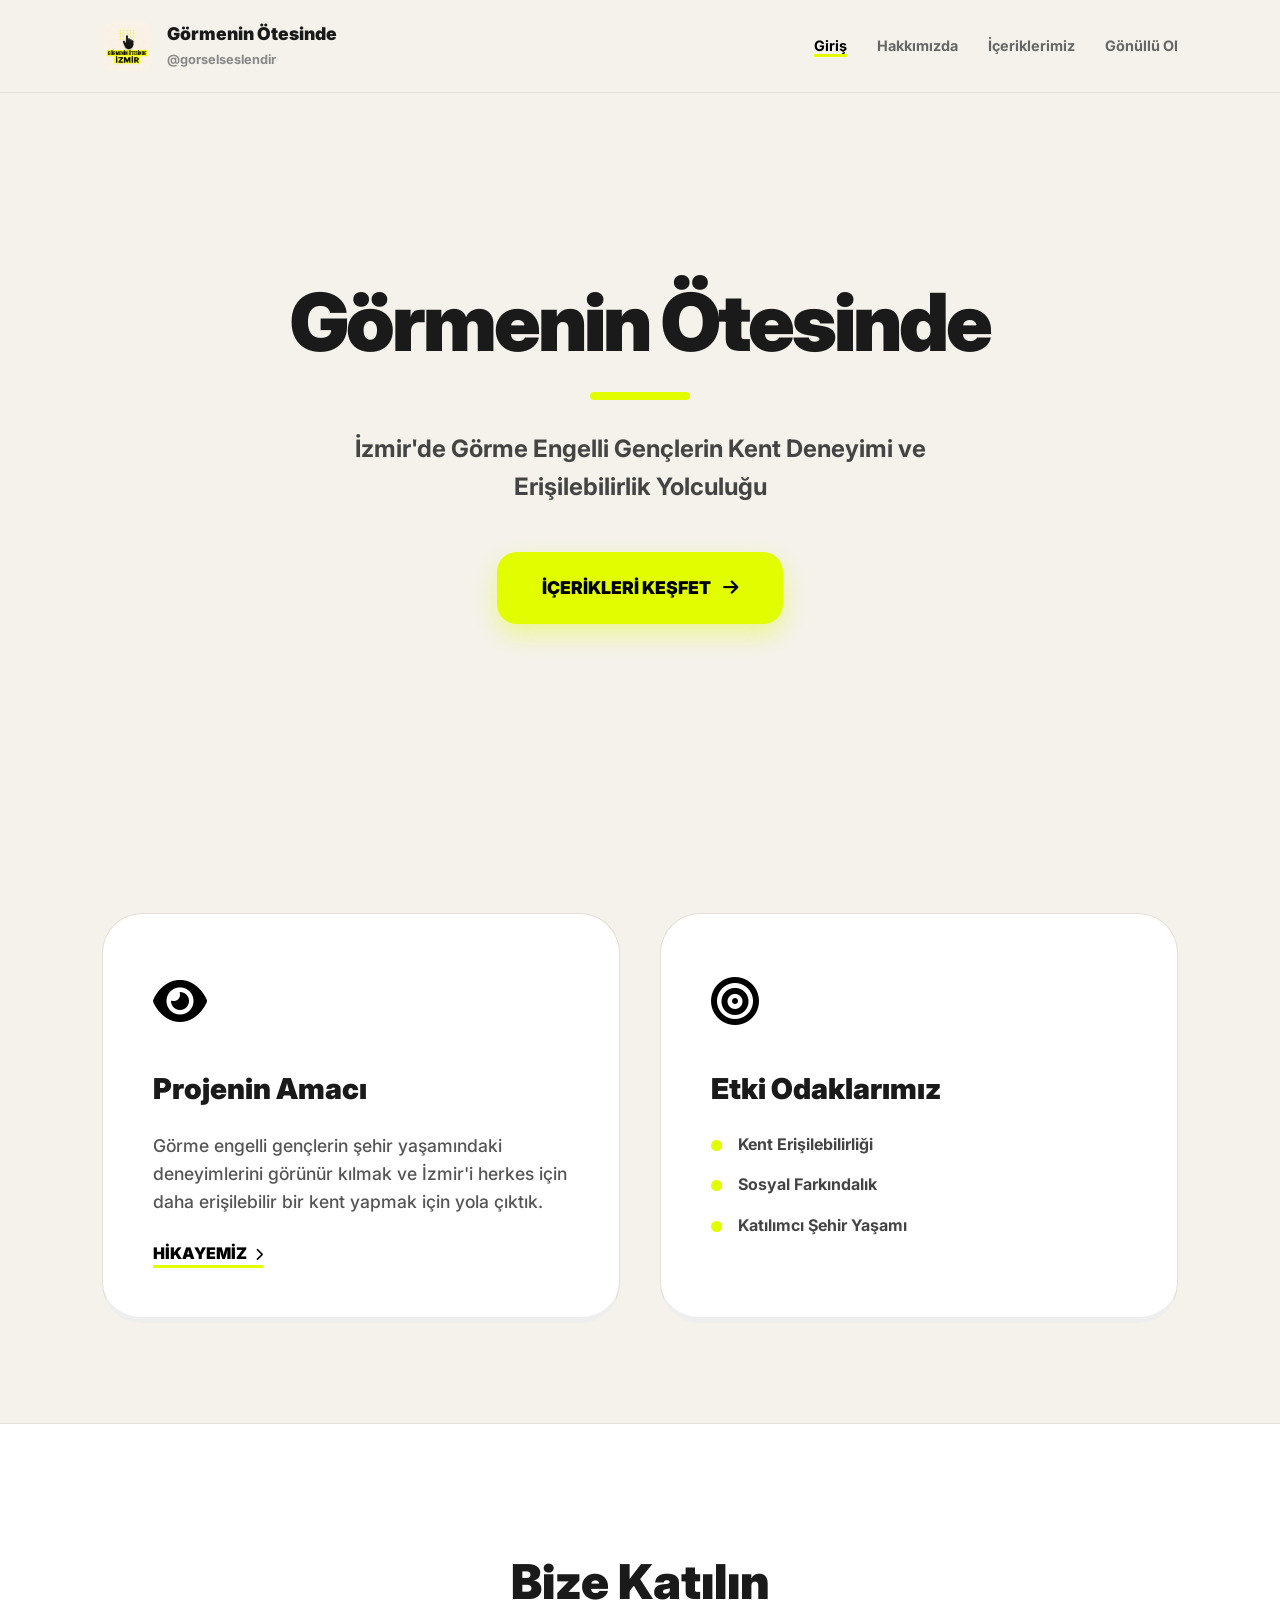
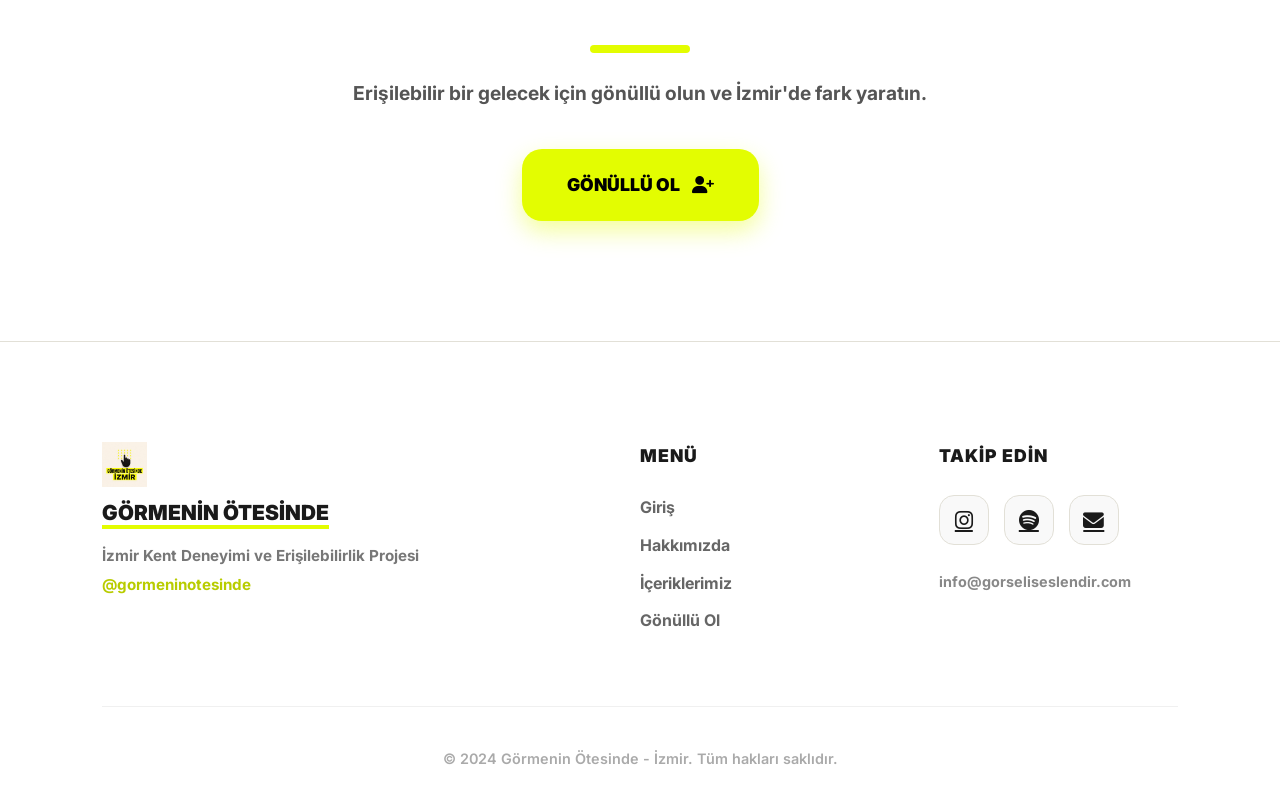
<file: index.html>
<!DOCTYPE html>
<html lang="tr">
<head>
    <meta charset="UTF-8">
    <meta name="viewport" content="width=device-width, initial-scale=1.0">
    <title>Görmenin Ötesinde | Giriş</title>
    <link rel="stylesheet" href="https://cdnjs.cloudflare.com/ajax/libs/font-awesome/6.4.0/css/all.min.css">
    <link href="https://fonts.googleapis.com/css2?family=Inter:wght@400;700;800;900&display=swap" rel="stylesheet">
    <style>
        :root {
            --bg-color: #f4f2eb;      
            --text-color: #1a1a1a;    
            --accent-color: #e3fd01;  
            --accent-dark: #b8cc00;
            --border-color: #e2e0d7;  
            --card-bg: #ffffff;       
        }

        * { margin: 0; padding: 0; box-sizing: border-box; font-family: 'Inter', sans-serif; }
        body { background-color: var(--bg-color); color: var(--text-color); line-height: 1.6; overflow-x: hidden; }

        /* HEADER & NAVBAR */
        header {
            display: flex; justify-content: space-between; align-items: center;
            padding: 20px 8%; background: var(--bg-color);
            border-bottom: 1px solid var(--border-color);
            position: sticky; top: 0; z-index: 1000;
        }
        
        .logo-area { display: flex; align-items: center; gap: 15px; text-decoration: none; }
        .logo-area img { height: 50px; width: auto; border-radius: 10px; }
        .logo-text h1 { font-size: 1.1rem; font-weight: 900; color: #1a1a1a; margin-bottom: -2px; }
        .logo-text span { font-size: 0.8rem; color: #888; font-weight: 700; }

        nav ul { display: flex; list-style: none; gap: 30px; }
        nav a { text-decoration: none; color: #666; font-weight: 700; font-size: 0.9rem; transition: 0.3s; }
        nav a:hover, nav a.active { color: #000; border-bottom: 3px solid var(--accent-color); }

        /* HERO SECTION */
        .hero {
            height: 80vh; display: flex; flex-direction: column;
            justify-content: center; align-items: center; text-align: center;
            padding: 0 20px;
        }
        .hero h2 { font-size: 5rem; font-weight: 900; color: #1a1a1a; line-height: 1; letter-spacing: -3px; }
        .hero-line { width: 100px; height: 8px; background: var(--accent-color); margin: 30px 0; border-radius: 10px; }
        .hero p { font-size: 1.5rem; color: #444; max-width: 650px; margin-bottom: 45px; font-weight: 700; }

        /* BUTONLAR */
        .btn-neon {
            background: var(--accent-color); color: #000;
            padding: 22px 45px; border-radius: 20px;
            text-decoration: none; font-weight: 900; font-size: 1.1rem;
            transition: 0.4s; display: inline-flex; align-items: center; gap: 12px;
            box-shadow: 0 10px 25px rgba(227, 253, 1, 0.4);
        }
        .btn-neon:hover { transform: translateY(-5px); background: var(--accent-dark); box-shadow: 0 15px 35px rgba(227, 253, 1, 0.5); }

        /* KARTLAR */
        .info-section {
            display: grid; grid-template-columns: repeat(auto-fit, minmax(320px, 1fr));
            gap: 40px; padding: 100px 8%;
        }
        .card {
            background: var(--card-bg); padding: 50px; border-radius: 40px;
            border: 1px solid var(--border-color); transition: 0.4s;
            border-bottom: 6px solid #eee;
        }
        .card:hover { transform: translateY(-10px); border-bottom-color: var(--accent-color); box-shadow: 0 25px 50px rgba(0,0,0,0.05); }
        .card .icon { font-size: 3rem; color: #000; margin-bottom: 25px; }
        .card h3 { font-size: 1.8rem; margin-bottom: 20px; color: #1a1a1a; font-weight: 900; }
        .card p { color: #555; font-size: 1.1rem; margin-bottom: 25px; font-weight: 500; }

        /* JOIN US */
        .join-us {
            text-align: center; padding: 120px 20px; background: #fff;
            border-top: 1px solid var(--border-color);
        }
        .join-us h2 { font-size: 3rem; color: #1a1a1a; font-weight: 900; }

        /* FOOTER */
        footer { padding: 100px 8% 40px; background: #fff; border-top: 1px solid var(--border-color); }
        .footer-grid { display: grid; grid-template-columns: 2fr 1fr 1fr; gap: 60px; margin-bottom: 60px; }
        
        .footer-logo img { height: 45px; width: auto; margin-bottom: 15px; display: block;}
        .footer-logo h2 { font-size: 1.3rem; font-weight: 900; line-height: 1.1; color: #1a1a1a; display: block; border-bottom: 4px solid var(--accent-color); width: fit-content; }
        .footer-logo p { color: #777; font-weight: 700; margin-top: 15px; font-size: 0.95rem; }
        
        .footer-links h4, .footer-social h4 { margin-bottom: 25px; font-weight: 900; font-size: 1.1rem; text-transform: uppercase; letter-spacing: 1px; }
        .footer-links ul { list-style: none; }
        .footer-links a { text-decoration: none; color: #666; font-size: 1rem; display: block; margin-bottom: 12px; transition: 0.3s; font-weight: 700; }
        .footer-links a:hover { color: #000; padding-left: 5px; }
        
        .social-icons { display: flex; gap: 15px; }
        .social-icons a { 
            width: 50px; height: 50px; background: #f9f9f9; border: 1px solid var(--border-color); border-radius: 15px; 
            display: flex; align-items: center; justify-content: center; color: #1a1a1a; transition: 0.4s; font-size: 1.3rem;
        }
        .social-icons a:hover { background: var(--accent-color); border-color: var(--accent-color); transform: scale(1.1) rotate(5deg); }

        .copyright { text-align: center; padding-top: 40px; border-top: 1px solid #f0f0f0; color: #aaa; font-size: 0.9rem; font-weight: 600; }

        /* MOBİL UYUMLULUK */
        @media (max-width: 768px) {
            header { padding: 15px 5%; flex-direction: column; gap: 15px; }
            nav ul { gap: 15px; flex-wrap: wrap; justify-content: center; }
            .hero h2 { font-size: 2.8rem; letter-spacing: -1px; }
            .hero p { font-size: 1.1rem; }
            .info-section { padding: 60px 5%; }
            .card { padding: 35px 25px; }
            .join-us h2 { font-size: 2.2rem; }
            .footer-grid { grid-template-columns: 1fr; text-align: center; gap: 40px; }
            .footer-logo h2, .social-icons { margin-left: auto; margin-right: auto; justify-content: center; }
            .footer-logo img { margin: 0 auto 10px; }
        }
    </style>
</head>
<body>

    <header>
        <a href="index.html" class="logo-area">
            <img src="logo.png" alt="Görmenin Ötesinde Logo">
            <div class="logo-text">
                <h1>Görmenin Ötesinde</h1>
                <span>@gorselseslendir</span>
            </div>
        </a>
        <nav>
            <ul>
                <li><a href="index.html" class="active">Giriş</a></li>
                <li><a href="hakkimizda.html">Hakkımızda</a></li>
                <li><a href="iceriklerimiz.html">İçeriklerimiz</a></li>
                <li><a href="iletisim.html">Gönüllü Ol</a></li>
            </ul>
        </nav>
    </header>

    <main>
        <section class="hero">
            <h2>Görmenin Ötesinde</h2>
            <div class="hero-line"></div>
            <p>İzmir'de Görme Engelli Gençlerin Kent Deneyimi ve Erişilebilirlik Yolculuğu</p>
            <a href="iceriklerimiz.html" class="btn-neon">
                İÇERİKLERİ KEŞFET <i class="fas fa-arrow-right"></i>
            </a>
        </section>

        <section class="info-section">
            <div class="card">
                <div class="icon"><i class="fas fa-eye"></i></div>
                <h3>Projenin Amacı</h3>
                <p>Görme engelli gençlerin şehir yaşamındaki deneyimlerini görünür kılmak ve İzmir'i herkes için daha erişilebilir bir kent yapmak için yola çıktık.</p>
                <a href="hakkimizda.html" style="color:#000; text-decoration:none; font-weight:900; border-bottom: 3px solid var(--accent-color); padding-bottom: 2px;">HİKAYEMİZ <i class="fas fa-chevron-right" style="font-size:0.8rem; margin-left: 5px;"></i></a>
            </div>

            <div class="card">
                <div class="icon"><i class="fas fa-bullseye"></i></div>
                <h3>Etki Odaklarımız</h3>
                <ul style="list-style:none; color:#444; font-weight: 700;">
                    <li style="margin-bottom:15px;"><i class="fas fa-circle" style="color:var(--accent-color); font-size: 0.7rem; margin-right:12px;"></i> Kent Erişilebilirliği</li>
                    <li style="margin-bottom:15px;"><i class="fas fa-circle" style="color:var(--accent-color); font-size: 0.7rem; margin-right:12px;"></i> Sosyal Farkındalık</li>
                    <li><i class="fas fa-circle" style="color:var(--accent-color); font-size: 0.7rem; margin-right:12px;"></i> Katılımcı Şehir Yaşamı</li>
                </ul>
            </div>
        </section>
    </main>

    <section class="join-us">
        <h2>Bize Katılın</h2>
        <div class="hero-line" style="margin: 25px auto;"></div>
        <p style="margin-bottom: 40px; color: #555; font-size: 1.2rem; font-weight: 700;">Erişilebilir bir gelecek için gönüllü olun ve İzmir'de fark yaratın.</p>
        <a href="iletisim.html" class="btn-neon">
            GÖNÜLLÜ OL <i class="fas fa-user-plus"></i>
        </a>
    </section>

    <footer>
        <div class="footer-grid">
            <div class="footer-logo">
                <img src="logo.png" alt="Görmenin Ötesinde Logo">
                <h2>GÖRMENİN ÖTESİNDE</h2>
                <p>İzmir Kent Deneyimi ve Erişilebilirlik Projesi</p>
                <p style="color: var(--accent-dark); margin-top: 5px; border: none; padding: 0;">@gormeninotesinde</p>
            </div>
            
            <div class="footer-links">
                <h4>Menü</h4>
                <ul>
                    <li><a href="index.html">Giriş</a></li>
                    <li><a href="hakkimizda.html">Hakkımızda</a></li>
                    <li><a href="iceriklerimiz.html">İçeriklerimiz</a></li>
                    <li><a href="iletisim.html">Gönüllü Ol</a></li>
                </ul>
            </div>

            <div class="footer-social">
                <h4>Takip Edin</h4>
                <div class="social-icons">
                    <a href="#"><i class="fab fa-instagram"></i></a>
                    <a href="#"><i class="fab fa-spotify"></i></a>
                    <a href="#"><i class="fas fa-envelope"></i></a>
                </div>
                <p style="margin-top: 25px; font-size: 0.9rem; color: #888; font-weight: 700;">info@gorseliseslendir.com</p>
            </div>
        </div>
        <div class="copyright">
            © 2024 Görmenin Ötesinde - İzmir. Tüm hakları saklıdır.
        </div>
    </footer>

</body>
</html>
</file>
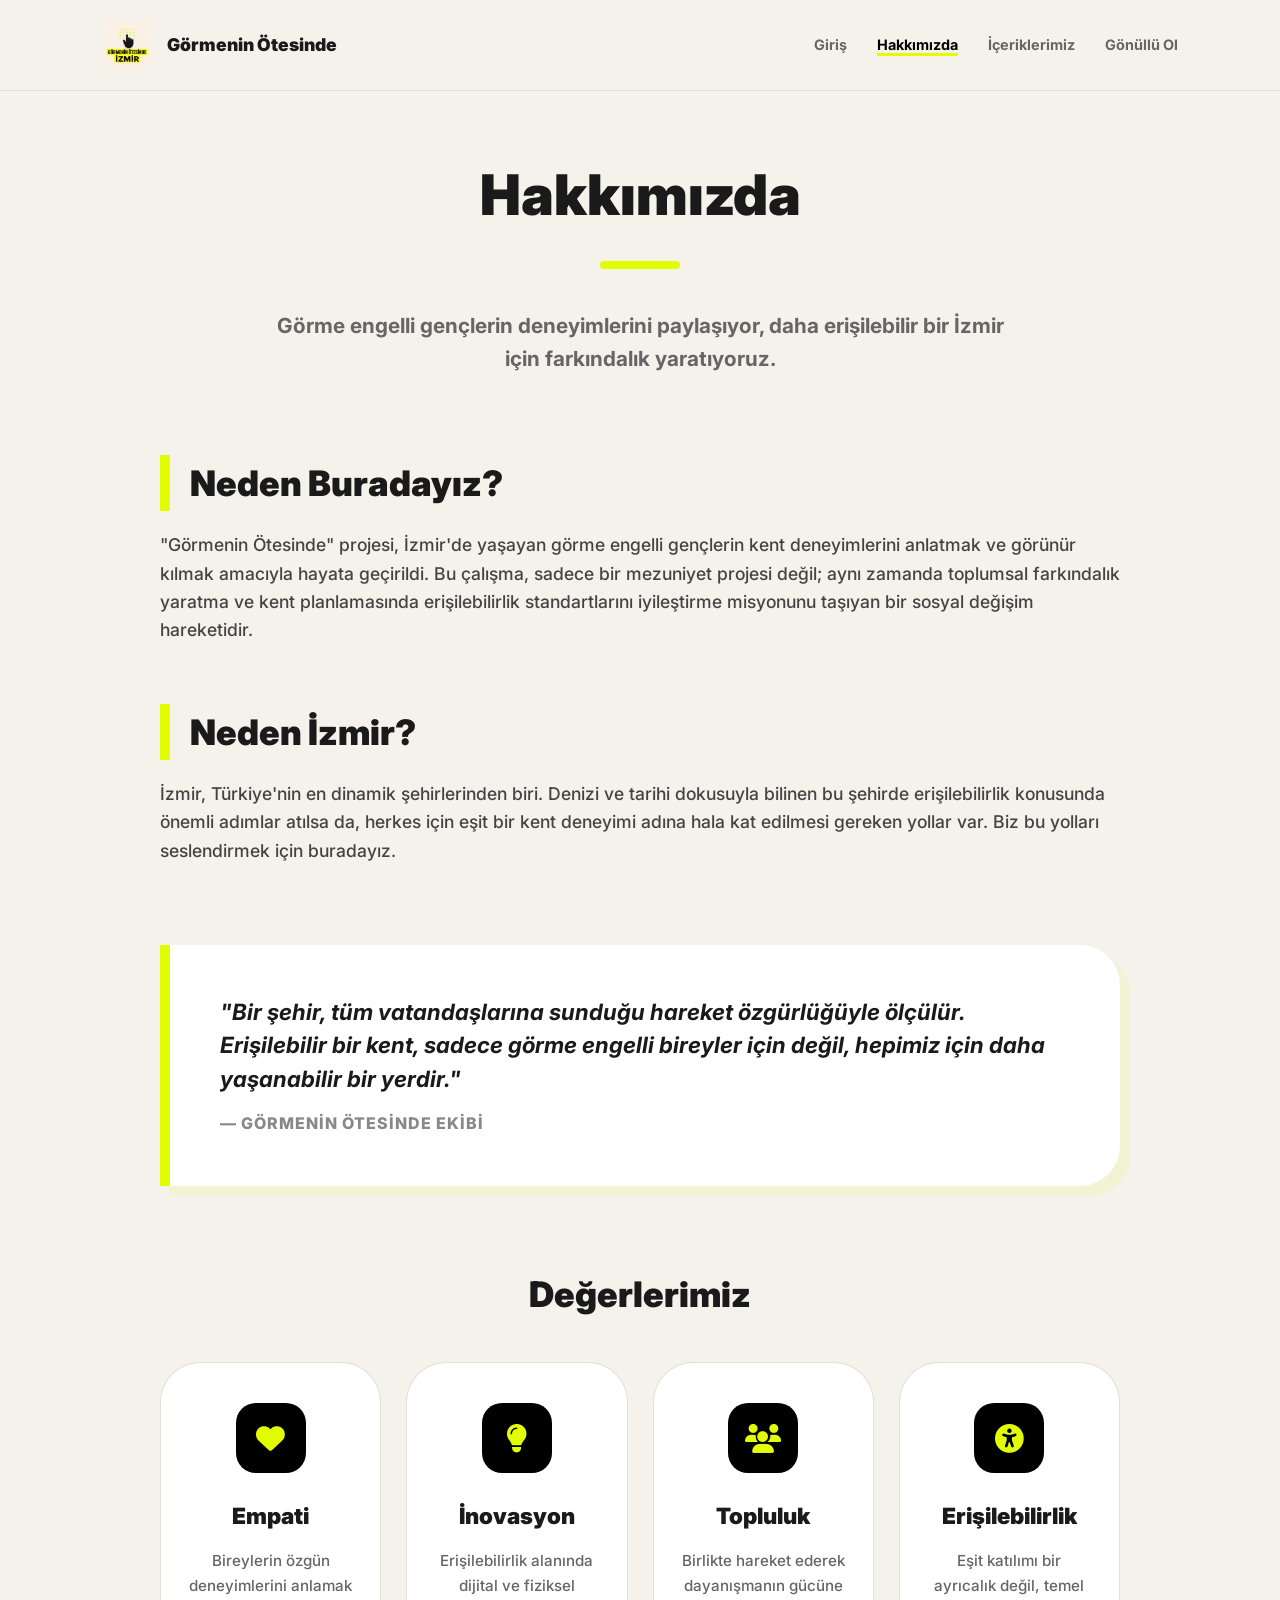
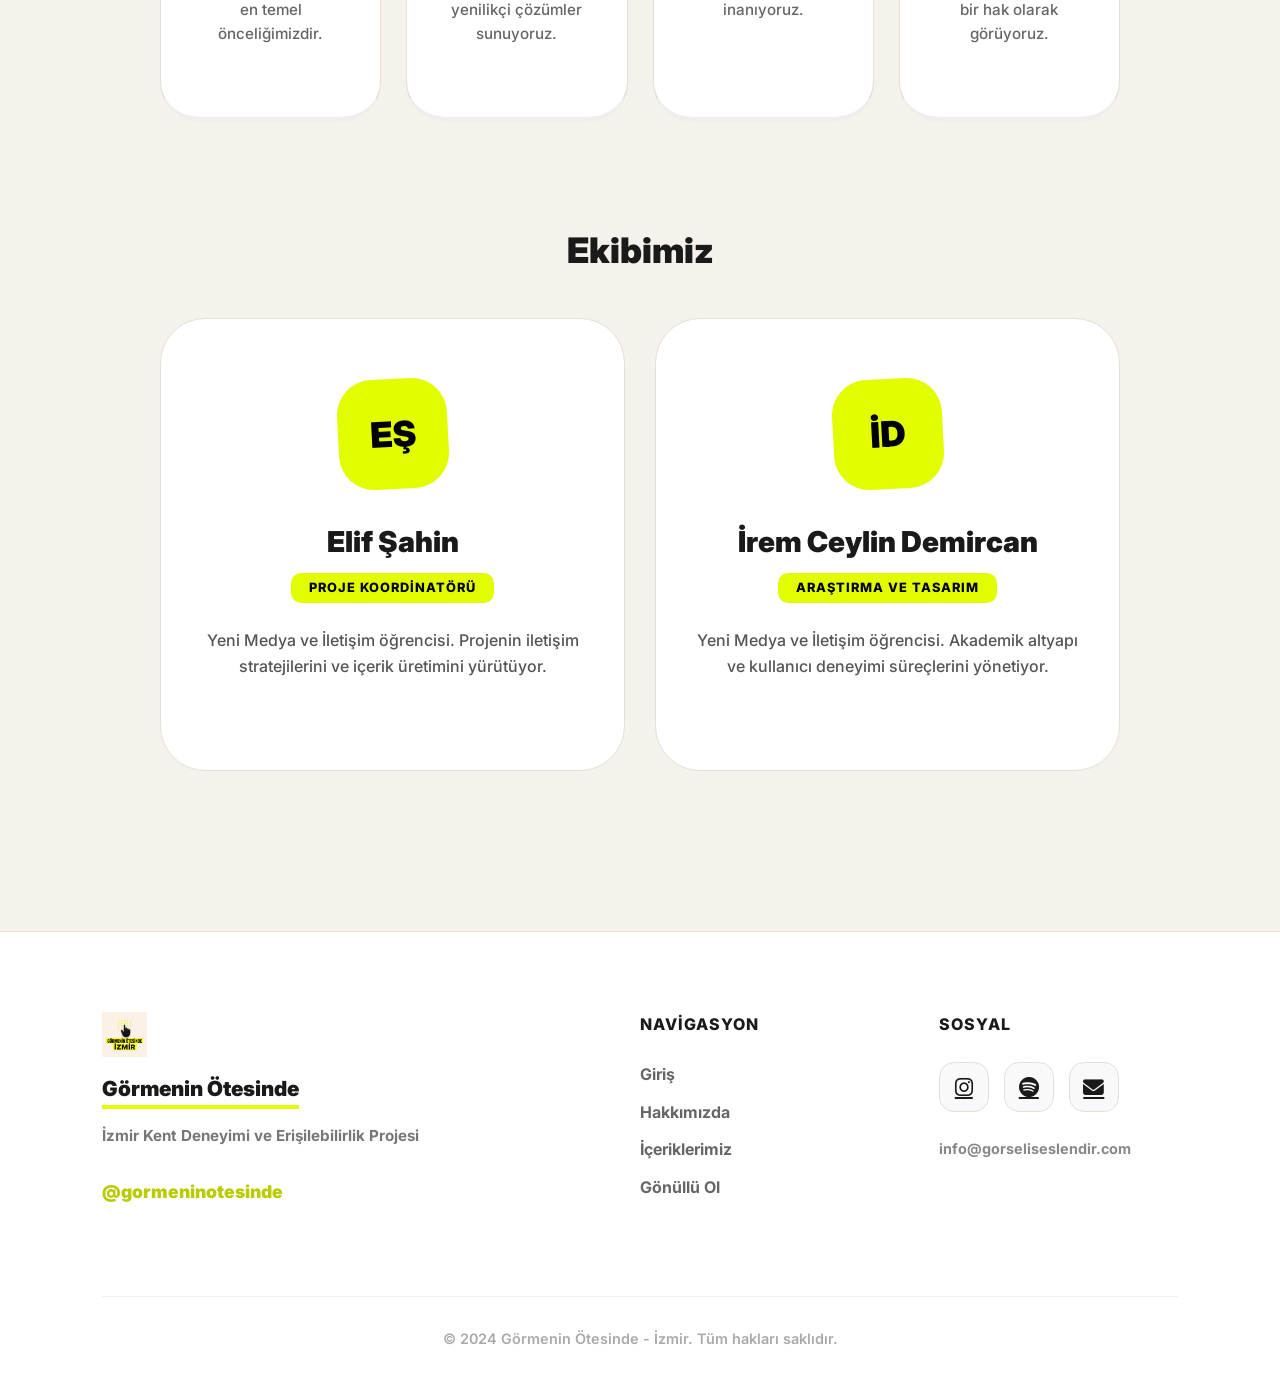
<file: hakkimizda.html>
<!DOCTYPE html>
<html lang="tr">
<head>
    <meta charset="UTF-8">
    <meta name="viewport" content="width=device-width, initial-scale=1.0">
    <title>Hakkımızda | Görmenin Ötesinde</title>
    <link rel="stylesheet" href="https://cdnjs.cloudflare.com/ajax/libs/font-awesome/6.4.0/css/all.min.css">
    <link href="https://fonts.googleapis.com/css2?family=Inter:wght@400;700;800;900&display=swap" rel="stylesheet">
    <style>
        /* NEON RENK PALETİ VE TEMEL AYARLAR */
        :root {
            --bg-color: #f4f2eb;
            --text-color: #1a1a1a;
            --accent-color: #e3fd01; 
            --accent-dark: #b8cc00;
            --border-color: #e2e0d7;
            --card-bg: #ffffff;
        }

        * { margin: 0; padding: 0; box-sizing: border-box; font-family: 'Inter', sans-serif; }
        body { background-color: var(--bg-color); color: var(--text-color); line-height: 1.6; overflow-x: hidden; }

        /* NAVBAR */
        .navbar { 
            display: flex; justify-content: space-between; align-items: center; 
            padding: 20px 8%; background: var(--bg-color); 
            border-bottom: 1px solid var(--border-color); 
            position: sticky; top: 0; z-index: 1000; 
        }
        .logo-group { display: flex; align-items: center; gap: 15px; text-decoration: none; }
        .logo-group img { height: 50px; width: auto; border-radius: 10px; }
        .logo-text { color: #1a1a1a; font-weight: 900; font-size: 1.1rem; }

        .nav-links { display: flex; list-style: none; gap: 30px; }
        .nav-links a { color: #666; text-decoration: none; font-weight: 700; font-size: 0.9rem; transition: 0.3s; }
        .nav-links a:hover, .nav-links a.active { color: #000; border-bottom: 3px solid var(--accent-color); }

        /* GENEL YAPI */
        .container { max-width: 1000px; margin: 0 auto; padding: 60px 20px; }
        h1 { font-size: 3.5rem; font-weight: 900; color: #1a1a1a; margin-bottom: 10px; text-align: center; }
        h2 { font-size: 2.2rem; font-weight: 900; color: #1a1a1a; margin: 60px 0 20px; border-left: 10px solid var(--accent-color); padding-left: 20px; }
        
        .divider { width: 80px; height: 8px; background: var(--accent-color); margin: 20px auto 40px; border-radius: 10px; }
        p { color: #444; margin-bottom: 30px; font-size: 1.1rem; font-weight: 500; }

        /* DEĞERLERİMİZ */
        .values-grid { display: grid; grid-template-columns: repeat(auto-fit, minmax(220px, 1fr)); gap: 25px; margin-top: 40px; }
        .value-card { 
            background: var(--card-bg); border: 1px solid var(--border-color); 
            border-radius: 40px; padding: 40px 25px; text-align: center; transition: 0.4s;
            border-bottom: 5px solid #eee;
        }
        .value-card:hover { transform: translateY(-10px); border-bottom-color: var(--accent-color); box-shadow: 0 15px 30px rgba(0,0,0,0.05); }
        .icon-circle { 
            width: 70px; height: 70px; background: #000; border-radius: 20px; 
            display: flex; align-items: center; justify-content: center; 
            margin: 0 auto 25px; font-size: 1.8rem; color: var(--accent-color); 
        }
        .value-card h3 { color: #1a1a1a; margin-bottom: 15px; font-size: 1.4rem; font-weight: 900; }

        /* ALINTI KUTUSU */
        .quote-box { 
            border-left: 10px solid var(--accent-color); background: #fff; 
            padding: 50px; margin: 80px 0; border-radius: 0 40px 40px 0;
            box-shadow: 10px 10px 0px rgba(227, 253, 1, 0.1);
        }
        .quote-text { font-style: italic; font-size: 1.4rem; color: #1a1a1a; margin-bottom: 15px; line-height: 1.5; font-weight: 700; }
        .quote-author { color: #888; font-weight: 800; font-size: 1rem; text-transform: uppercase; letter-spacing: 1px; }

        /* EKİBİMİZ */
        .team-grid { display: grid; grid-template-columns: repeat(auto-fit, minmax(300px, 1fr)); gap: 30px; margin-top: 40px; }
        .team-card { 
            background: var(--card-bg); border: 1px solid var(--border-color); 
            border-radius: 45px; padding: 60px 35px; text-align: center; transition: 0.4s;
        }
        .team-card:hover { transform: translateY(-10px); border-color: var(--accent-color); box-shadow: 0 20px 40px rgba(0,0,0,0.05); }
        .team-avatar { 
            width: 110px; height: 110px; background: var(--accent-color); border-radius: 35px; 
            display: flex; align-items: center; justify-content: center; 
            margin: 0 auto 30px; font-size: 2.2rem; font-weight: 900; color: #000; 
            transform: rotate(-3deg);
        }
        .team-card h3 { font-size: 1.8rem; margin-bottom: 8px; color: #1a1a1a; font-weight: 900; }
        .team-role { color: #000; background: var(--accent-color); display: inline-block; padding: 5px 18px; border-radius: 10px; font-weight: 800; margin-bottom: 25px; font-size: 0.8rem; text-transform: uppercase; letter-spacing: 1px; }

        /* FOOTER */
        footer { border-top: 1px solid var(--border-color); padding: 80px 8% 40px; background: #fff; margin-top: 100px; }
        .footer-grid { display: grid; grid-template-columns: 2fr 1fr 1fr; gap: 60px; }
        .footer-logo img { height: 45px; width: auto; margin-bottom: 15px; display: block; }
        .footer-logo-text { font-weight: 900; font-size: 1.3rem; color: #1a1a1a; display: block; border-bottom: 4px solid var(--accent-color); width: fit-content; }
        
        .footer-links { list-style: none; }
        .footer-links li a { text-decoration: none; color: #666; font-size: 1rem; font-weight: 700; transition: 0.3s; display: block; margin-bottom: 12px; }
        .footer-links li a:hover { color: #000; padding-left: 5px; }
        
        .social-icons { display: flex; gap: 15px; margin-top: 25px; }
        .social-circle { 
            width: 50px; height: 50px; background: #f9f9f9; border: 1px solid var(--border-color); border-radius: 15px; 
            display: flex; align-items: center; justify-content: center; color: #1a1a1a; transition: 0.4s; font-size: 1.3rem;
        }
        .social-circle:hover { background: var(--accent-color); border-color: var(--accent-color); transform: scale(1.1) rotate(5deg); }
        .copyright { text-align: center; color: #aaa; margin-top: 60px; padding-top: 30px; border-top: 1px solid #f0f0f0; font-size: 0.9rem; font-weight: 600; }

        /* MOBİL UYUMLULUK (RESPONSIVE) */
        @media (max-width: 768px) {
            .navbar { padding: 15px 5%; flex-direction: column; gap: 15px; }
            .nav-links { gap: 15px; flex-wrap: wrap; justify-content: center; }
            .container { padding: 40px 15px; }
            h1 { font-size: 2.5rem; }
            h2 { font-size: 1.8rem; margin: 40px 0 15px; border-left-width: 8px; padding-left: 15px; }
            .divider { margin: 15px auto 30px; }
            p { font-size: 1rem; text-align: left; }
            .values-grid, .team-grid, .footer-grid { grid-template-columns: 1fr; gap: 30px; }
            .quote-box { padding: 30px 20px; margin: 50px 0; border-radius: 0 25px 25px 0; }
            .quote-text { font-size: 1.1rem; }
            footer { padding: 60px 5% 30px; text-align: center; }
            .footer-logo-text, .social-icons { margin-left: auto; margin-right: auto; justify-content: center; }
            .team-card { padding: 40px 20px; }
            .footer-logo img { margin: 0 auto 10px; }
        }
    </style>
</head>
<body>

    <nav class="navbar">
        <a href="index.html" class="logo-group">
            <img src="logo.png" alt="Görmenin Ötesinde Logo">
            <div class="logo-text">Görmenin Ötesinde</div>
        </a>
        <ul class="nav-links">
            <li><a href="index.html">Giriş</a></li>
            <li><a href="hakkimizda.html" class="active">Hakkımızda</a></li>
            <li><a href="iceriklerimiz.html">İçeriklerimiz</a></li>
            <li><a href="iletisim.html">Gönüllü Ol</a></li>
        </ul>
    </nav>

    <div class="container">
        <h1>Hakkımızda</h1>
        <div class="divider"></div>
        <p style="text-align: center; color: #666; max-width: 750px; margin: 0 auto 80px; font-size: 1.3rem; font-weight: 700;">Görme engelli gençlerin deneyimlerini paylaşıyor, daha erişilebilir bir İzmir için farkındalık yaratıyoruz.</p>

        <h2>Neden Buradayız?</h2>
        <p>"Görmenin Ötesinde" projesi, İzmir'de yaşayan görme engelli gençlerin kent deneyimlerini anlatmak ve görünür kılmak amacıyla hayata geçirildi. Bu çalışma, sadece bir mezuniyet projesi değil; aynı zamanda toplumsal farkındalık yaratma ve kent planlamasında erişilebilirlik standartlarını iyileştirme misyonunu taşıyan bir sosyal değişim hareketidir.</p>

        <h2>Neden İzmir?</h2>
        <p>İzmir, Türkiye'nin en dinamik şehirlerinden biri. Denizi ve tarihi dokusuyla bilinen bu şehirde erişilebilirlik konusunda önemli adımlar atılsa da, herkes için eşit bir kent deneyimi adına hala kat edilmesi gereken yollar var. Biz bu yolları seslendirmek için buradayız.</p>

        <div class="quote-box">
            <div class="quote-text">"Bir şehir, tüm vatandaşlarına sunduğu hareket özgürlüğüyle ölçülür. Erişilebilir bir kent, sadece görme engelli bireyler için değil, hepimiz için daha yaşanabilir bir yerdir."</div>
            <div class="quote-author">— Görmenin Ötesinde Ekibi</div>
        </div>

        <h2 style="text-align: center; border: none; padding: 0;">Değerlerimiz</h2>
        <div class="values-grid">
            <div class="value-card">
                <div class="icon-circle"><i class="fas fa-heart"></i></div>
                <h3>Empati</h3>
                <p style="font-size: 0.95rem; color: #666;">Bireylerin özgün deneyimlerini anlamak en temel önceliğimizdir.</p>
            </div>
            <div class="value-card">
                <div class="icon-circle"><i class="fas fa-lightbulb"></i></div>
                <h3>İnovasyon</h3>
                <p style="font-size: 0.95rem; color: #666;">Erişilebilirlik alanında dijital ve fiziksel yenilikçi çözümler sunuyoruz.</p>
            </div>
            <div class="value-card">
                <div class="icon-circle"><i class="fas fa-users"></i></div>
                <h3>Topluluk</h3>
                <p style="font-size: 0.95rem; color: #666;">Birlikte hareket ederek dayanışmanın gücüne inanıyoruz.</p>
            </div>
            <div class="value-card">
                <div class="icon-circle"><i class="fas fa-universal-access"></i></div>
                <h3>Erişilebilirlik</h3>
                <p style="font-size: 0.95rem; color: #666;">Eşit katılımı bir ayrıcalık değil, temel bir hak olarak görüyoruz.</p>
            </div>
        </div>

        <h2 style="text-align: center; border: none; padding: 0; margin-top: 100px;">Ekibimiz</h2>
        <div class="team-grid">
            <div class="team-card">
                <div class="team-avatar">EŞ</div>
                <h3>Elif Şahin</h3>
                <div class="team-role">Proje Koordinatörü</div>
                <p style="font-size: 1rem; color: #555;">Yeni Medya ve İletişim öğrencisi. Projenin iletişim stratejilerini ve içerik üretimini yürütüyor.</p>
            </div>
            <div class="team-card">
                <div class="team-avatar">İD</div>
                <h3>İrem Ceylin Demircan</h3>
                <div class="team-role">Araştırma ve Tasarım</div>
                <p style="font-size: 1rem; color: #555;">Yeni Medya ve İletişim öğrencisi. Akademik altyapı ve kullanıcı deneyimi süreçlerini yönetiyor.</p>
            </div>
        </div>
    </div>

    <footer>
        <div class="footer-grid">
            <div>
                <a href="index.html" class="footer-logo" style="text-decoration: none;">
                    <img src="logo.png" alt="Görmenin Ötesinde Logo">
                    <span class="footer-logo-text">Görmenin Ötesinde</span>
                </a>
                <p style="font-size: 0.95rem; color: #777; margin-top: 15px; font-weight: 700;">İzmir Kent Deneyimi ve Erişilebilirlik Projesi</p>
                <p style="color: var(--accent-dark); font-weight: 900; margin-top: 5px;">@gormeninotesinde</p>
            </div>
            <div>
                <strong style="display: block; margin-bottom: 25px; text-transform: uppercase; letter-spacing: 1px; font-weight: 800;">Navigasyon</strong>
                <ul class="footer-links">
                    <li><a href="index.html">Giriş</a></li>
                    <li><a href="hakkimizda.html">Hakkımızda</a></li>
                    <li><a href="iceriklerimiz.html">İçeriklerimiz</a></li>
                    <li><a href="iletisim.html">Gönüllü Ol</a></li>
                </ul>
            </div>
            <div>
                <strong style="display: block; margin-bottom: 25px; text-transform: uppercase; letter-spacing: 1px; font-weight: 800;">Sosyal</strong>
                <div class="social-icons">
                    <a href="#" class="social-circle"><i class="fab fa-instagram"></i></a>
                    <a href="#" class="social-circle"><i class="fab fa-spotify"></i></a>
                    <a href="#" class="social-circle"><i class="fas fa-envelope"></i></a>
                </div>
                <p style="margin-top: 25px; font-size: 0.9rem; color: #888; font-weight: 700;">info@gorseliseslendir.com</p>
            </div>
        </div>
        <div class="copyright">
            © 2024 Görmenin Ötesinde - İzmir. Tüm hakları saklıdır.
        </div>
    </footer>

</body>
</html>
</file>
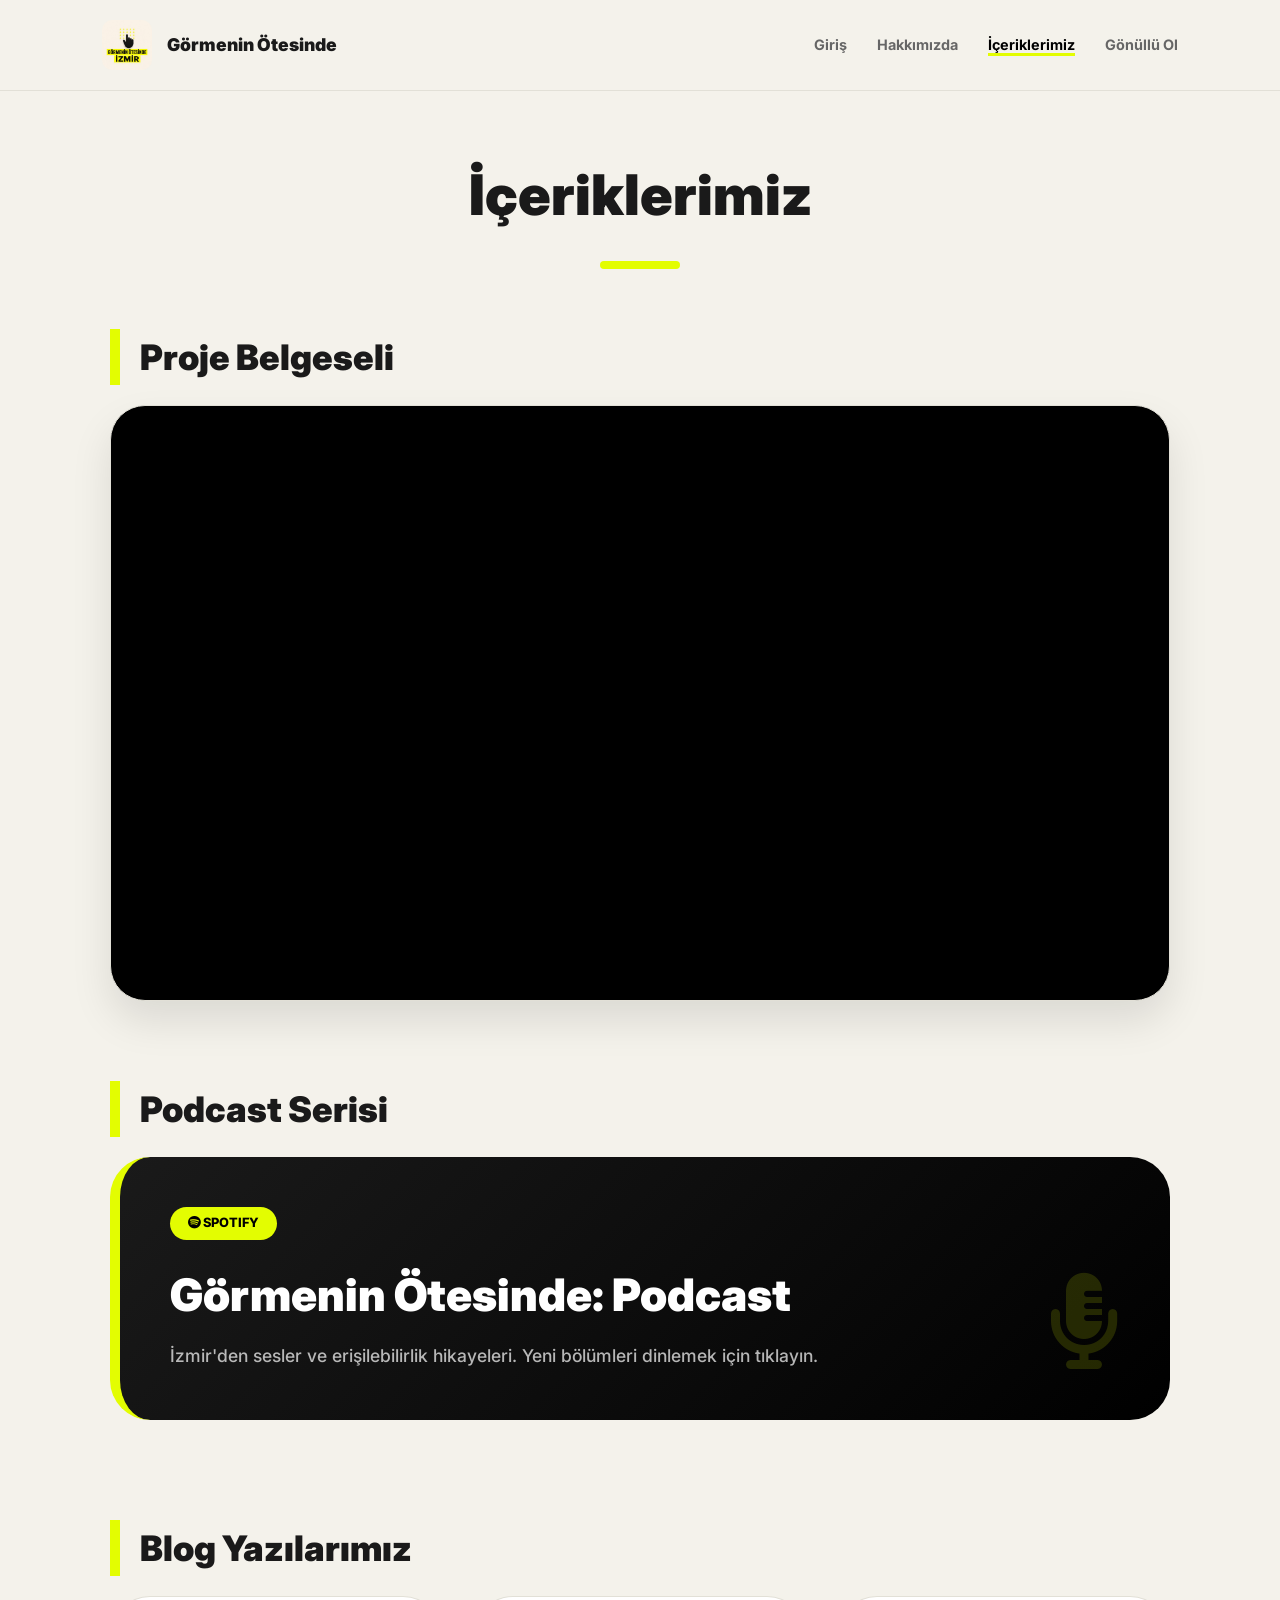
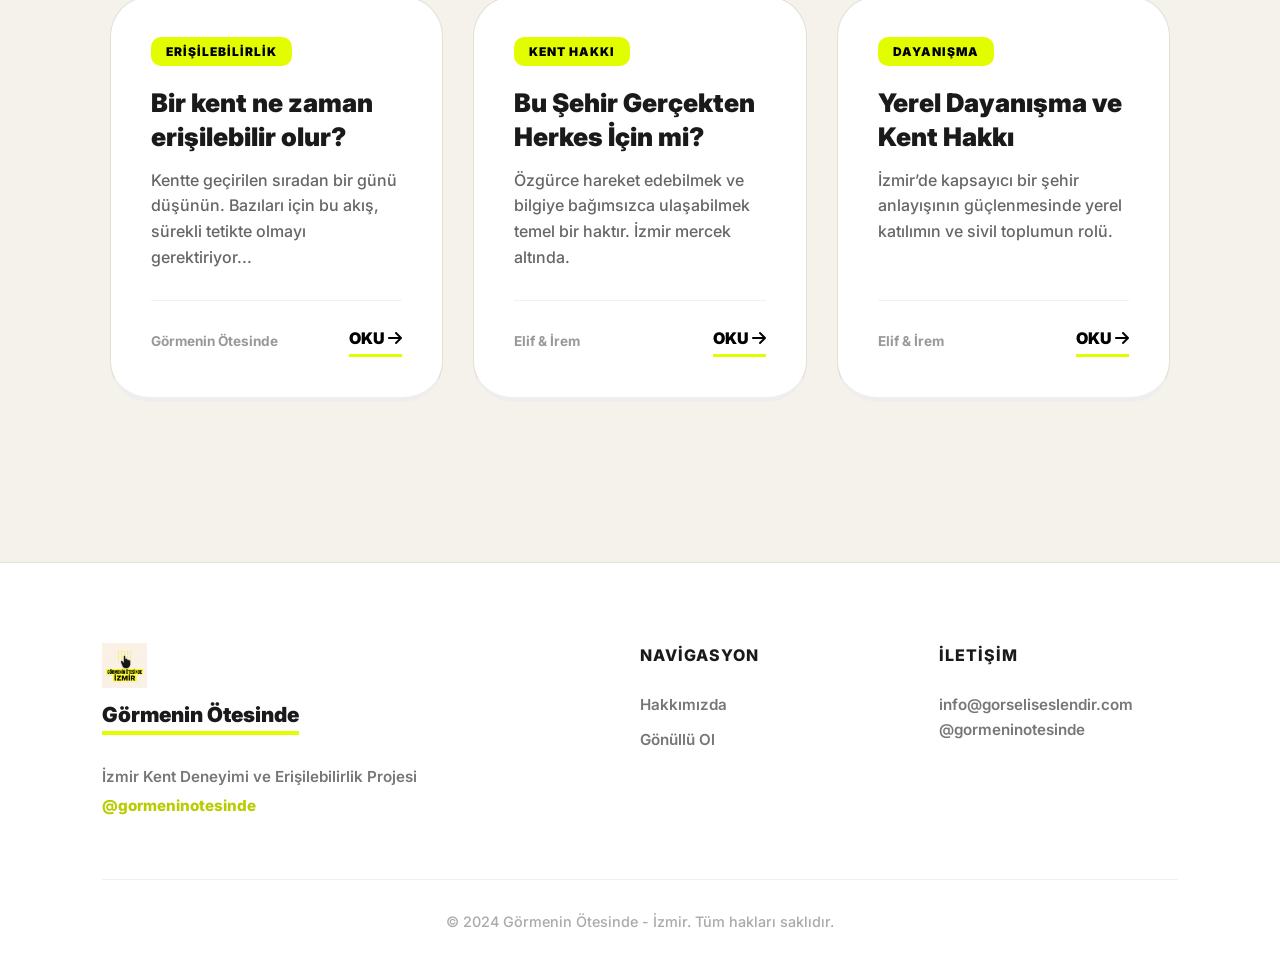
<file: iceriklerimiz.html>
<!DOCTYPE html>
<html lang="tr">
<head>
    <meta charset="UTF-8">
    <meta name="viewport" content="width=device-width, initial-scale=1.0">
    <title>İçeriklerimiz | Görmenin Ötesinde</title>
    <link rel="stylesheet" href="https://cdnjs.cloudflare.com/ajax/libs/font-awesome/6.4.0/css/all.min.css">
    <link href="https://fonts.googleapis.com/css2?family=Inter:wght@400;700;800;900&display=swap" rel="stylesheet">
    <style>
        /* NEON RENK PALETİ VE TEMEL AYARLAR */
        :root {
            --bg-color: #f4f2eb;
            --text-color: #1a1a1a;
            --accent-color: #e3fd01; 
            --accent-dark: #b8cc00;
            --border-color: #e2e0d7;
            --card-bg: #ffffff;
        }

        * { margin: 0; padding: 0; box-sizing: border-box; font-family: 'Inter', sans-serif; }
        body { background-color: var(--bg-color); color: var(--text-color); line-height: 1.6; overflow-x: hidden; }

        /* NAVBAR */
        .navbar { 
            display: flex; justify-content: space-between; align-items: center; 
            padding: 20px 8%; background: var(--bg-color); 
            border-bottom: 1px solid var(--border-color); 
            position: sticky; top: 0; z-index: 1000; 
        }
        
        .logo-group { display: flex; align-items: center; gap: 15px; text-decoration: none; }
        .logo-group img { height: 50px; width: auto; border-radius: 10px; }
        .logo-text { color: #1a1a1a; font-weight: 900; font-size: 1.1rem; }

        .nav-links { display: flex; list-style: none; gap: 30px; }
        .nav-links a { color: #666; text-decoration: none; font-weight: 700; font-size: 0.9rem; transition: 0.3s; }
        .nav-links a:hover, .nav-links a.active { color: #000; border-bottom: 3px solid var(--accent-color); }

        /* KONTEYNER */
        .container { max-width: 1100px; margin: 0 auto; padding: 60px 20px; }
        h1 { font-size: 3.5rem; font-weight: 900; text-align: center; margin-bottom: 10px; color: #1a1a1a; }
        h2 { font-size: 2.2rem; margin: 60px 0 20px; font-weight: 900; color: #1a1a1a; border-left: 10px solid var(--accent-color); padding-left: 20px; }
        .divider { width: 80px; height: 8px; background: var(--accent-color); margin-bottom: 30px; border-radius: 10px; }
        .center-divider { margin: 20px auto 60px; }

        /* YOUTUBE ALANI */
        .video-main {
            width: 100%; aspect-ratio: 16/9; background: #000; 
            border: 1px solid var(--border-color);
            border-radius: 35px; margin-bottom: 80px; overflow: hidden;
            box-shadow: 0 20px 40px rgba(0,0,0,0.1);
        }

        /* SPOTIFY PODCAST KARTI */
        .spotify-card {
            display: block;
            text-decoration: none;
            width: 100%;
            background: linear-gradient(135deg, #1a1a1a 0%, #000000 100%);
            border-left: 10px solid var(--accent-color);
            border-radius: 40px;
            padding: 50px;
            margin-bottom: 100px;
            transition: 0.4s;
            position: relative;
            overflow: hidden;
        }
        .spotify-card:hover {
            transform: translateY(-5px);
            box-shadow: 0 25px 50px rgba(227, 253, 1, 0.2);
        }
        .spotify-content { position: relative; z-index: 2; }
        .spotify-card .tag { background: var(--accent-color); color: #000; padding: 6px 18px; border-radius: 20px; font-size: 0.8rem; font-weight: 800; margin-bottom: 20px; display: inline-block; }
        .spotify-card h3 { font-size: 2.8rem; font-weight: 900; color: #fff; margin-bottom: 10px; }
        .spotify-card p { color: rgba(255,255,255,0.7); font-size: 1.1rem; font-weight: 500; }
        .spotify-icon { position: absolute; right: 50px; bottom: 20px; font-size: 6rem; opacity: 0.15; color: var(--accent-color); }

        /* BLOG KARTLARI */
        .blog-grid { display: grid; grid-template-columns: repeat(auto-fit, minmax(320px, 1fr)); gap: 30px; }
        .blog-card { 
            background: var(--card-bg); border: 1px solid var(--border-color); 
            padding: 40px; border-radius: 40px; display: flex; flex-direction: column; 
            justify-content: space-between; transition: 0.4s; 
            border-bottom: 5px solid #eee;
        }
        .blog-card:hover { border-bottom-color: var(--accent-color); transform: translateY(-10px); box-shadow: 0 15px 30px rgba(0,0,0,0.05); }
        .blog-tag { color: #000; background: var(--accent-color); padding: 5px 15px; border-radius: 10px; font-size: 0.75rem; font-weight: 900; text-transform: uppercase; margin-bottom: 20px; letter-spacing: 1px; display: inline-block; width: fit-content; }
        .blog-card h3 { font-size: 1.6rem; margin-bottom: 15px; color: var(--text-color); font-weight: 900; line-height: 1.3; }
        .blog-card p { color: #666; margin-bottom: 30px; font-size: 1rem; font-weight: 500; }
        
        .blog-footer { border-top: 1px solid #f0f0f0; padding-top: 25px; display: flex; justify-content: space-between; align-items: center; }
        .author { font-size: 0.85rem; color: #999; font-weight: 700; }
        .read-link { color: #000; text-decoration: none; font-weight: 900; transition: 0.3s; border-bottom: 3px solid var(--accent-color); padding-bottom: 2px; }
        .read-link:hover { background: var(--accent-color); }

        /* FOOTER */
        footer { border-top: 1px solid var(--border-color); padding: 80px 8% 40px; background: #fff; margin-top: 100px; }
        .footer-grid { display: grid; grid-template-columns: 2fr 1fr 1fr; gap: 60px; }
        .footer-logo-group { text-decoration: none; display: inline-block; margin-bottom: 15px; }
        .footer-logo-group img { height: 45px; width: auto; margin-bottom: 10px; display: block; }
        .footer-logo-text { font-weight: 900; color: #1a1a1a; font-size: 1.3rem; border-bottom: 4px solid var(--accent-color); }
        footer p { font-size: 0.95rem; color: #777; margin-top: 15px; font-weight: 600; }
        footer strong { display: block; margin-bottom: 25px; text-transform: uppercase; letter-spacing: 1px; font-weight: 800; }
        .copyright { text-align: center; color: #aaa; margin-top: 60px; padding-top: 30px; border-top: 1px solid #f0f0f0; font-size: 0.9rem; font-weight: 500; }

        /* MOBİL UYUMLULUK (RESPONSIVE) */
        @media (max-width: 768px) {
            .navbar { padding: 15px 5%; flex-direction: column; gap: 15px; }
            .nav-links { gap: 15px; flex-wrap: wrap; justify-content: center; }
            .container { padding: 40px 15px; }
            h1 { font-size: 2.5rem; }
            h2 { font-size: 1.8rem; margin: 40px 0 15px; border-left-width: 6px; }
            .spotify-card { padding: 30px 20px; border-radius: 30px; }
            .spotify-card h3 { font-size: 1.8rem; }
            .spotify-icon { font-size: 4rem; right: 20px; bottom: 10px; }
            .blog-grid, .footer-grid { grid-template-columns: 1fr; gap: 40px; }
            .blog-card { padding: 30px 20px; }
            footer { text-align: center; padding: 60px 5% 30px; }
            .footer-logo-group, .footer-logo-text { margin: 0 auto; }
        }
    </style>
</head>
<body>

    <nav class="navbar">
        <a href="index.html" class="logo-group">
            <img src="logo.png" alt="Görmenin Ötesinde Logo">
            <div class="logo-text">Görmenin Ötesinde</div>
        </a>
        <ul class="nav-links">
            <li><a href="index.html">Giriş</a></li>
            <li><a href="hakkimizda.html">Hakkımızda</a></li>
            <li><a href="iceriklerimiz.html" class="active">İçeriklerimiz</a></li>
            <li><a href="iletisim.html">Gönüllü Ol</a></li>
        </ul>
    </nav>

    <div class="container">
        <header>
            <h1>İçeriklerimiz</h1>
            <div class="divider center-divider"></div>
        </header>

        <h2>Proje Belgeseli</h2>
        <div class="video-main">
            <iframe width="100%" height="100%" src="https://www.youtube.com/embed/VOPg_0yJGZo" frameborder="0" allowfullscreen></iframe>
        </div>

        <h2>Podcast Serisi</h2>
        <a href="https://open.spotify.com" target="_blank" class="spotify-card">
            <div class="spotify-content">
                <span class="tag"><i class="fab fa-spotify"></i> SPOTIFY</span>
                <h3>Görmenin Ötesinde: Podcast</h3>
                <p>İzmir'den sesler ve erişilebilirlik hikayeleri. Yeni bölümleri dinlemek için tıklayın.</p>
            </div>
            <div class="spotify-icon"><i class="fas fa-microphone-alt"></i></div>
        </a>

        <h2>Blog Yazılarımız</h2>
        <div class="blog-grid">
            <div class="blog-card">
                <div>
                    <span class="blog-tag">Erişilebilirlik</span>
                    <h3>Bir kent ne zaman erişilebilir olur?</h3>
                    <p>Kentte geçirilen sıradan bir günü düşünün. Bazıları için bu akış, sürekli tetikte olmayı gerektiriyor...</p>
                </div>
                <div class="blog-footer">
                    <span class="author">Görmenin Ötesinde</span>
                    <a href="yazi1.html" class="read-link">OKU <i class="fas fa-arrow-right"></i></a>
                </div>
            </div>
            <div class="blog-card">
                <div>
                    <span class="blog-tag">Kent Hakkı</span>
                    <h3>Bu Şehir Gerçekten Herkes İçin mi?</h3>
                    <p>Özgürce hareket edebilmek ve bilgiye bağımsızca ulaşabilmek temel bir haktır. İzmir mercek altında.</p>
                </div>
                <div class="blog-footer">
                    <span class="author">Elif & İrem</span>
                    <a href="yazi2.html" class="read-link">OKU <i class="fas fa-arrow-right"></i></a>
                </div>
            </div>
            <div class="blog-card">
                <div>
                    <span class="blog-tag">Dayanışma</span>
                    <h3>Yerel Dayanışma ve Kent Hakkı</h3>
                    <p>İzmir’de kapsayıcı bir şehir anlayışının güçlenmesinde yerel katılımın ve sivil toplumun rolü.</p>
                </div>
                <div class="blog-footer">
                    <span class="author">Elif & İrem</span>
                    <a href="yazi3.html" class="read-link">OKU <i class="fas fa-arrow-right"></i></a>
                </div>
            </div>
        </div>
    </div>

    <footer>
        <div class="footer-grid">
            <div>
                <a href="index.html" class="footer-logo-group">
                    <img src="logo.png" alt="Görmenin Ötesinde Logo">
                    <div class="footer-logo-text">Görmenin Ötesinde</div>
                </a>
                <p>İzmir Kent Deneyimi ve Erişilebilirlik Projesi</p>
                <p style="color: var(--accent-dark); font-weight: 800; margin-top: 5px;">@gormeninotesinde</p>
            </div>
            <div>
                <strong>Navigasyon</strong>
                <p>
                    <a href="hakkimizda.html" style="text-decoration:none; color:inherit; display:block; margin-bottom:10px;">Hakkımızda</a>
                    <a href="iletisim.html" style="text-decoration:none; color:inherit;">Gönüllü Ol</a>
                </p>
            </div>
            <div>
                <strong>İletişim</strong>
                <p>info@gorseliseslendir.com<br>@gormeninotesinde</p>
            </div>
        </div>
        <div class="copyright">
            © 2024 Görmenin Ötesinde - İzmir. Tüm hakları saklıdır.
        </div>
    </footer>

</body>
</html>
</file>
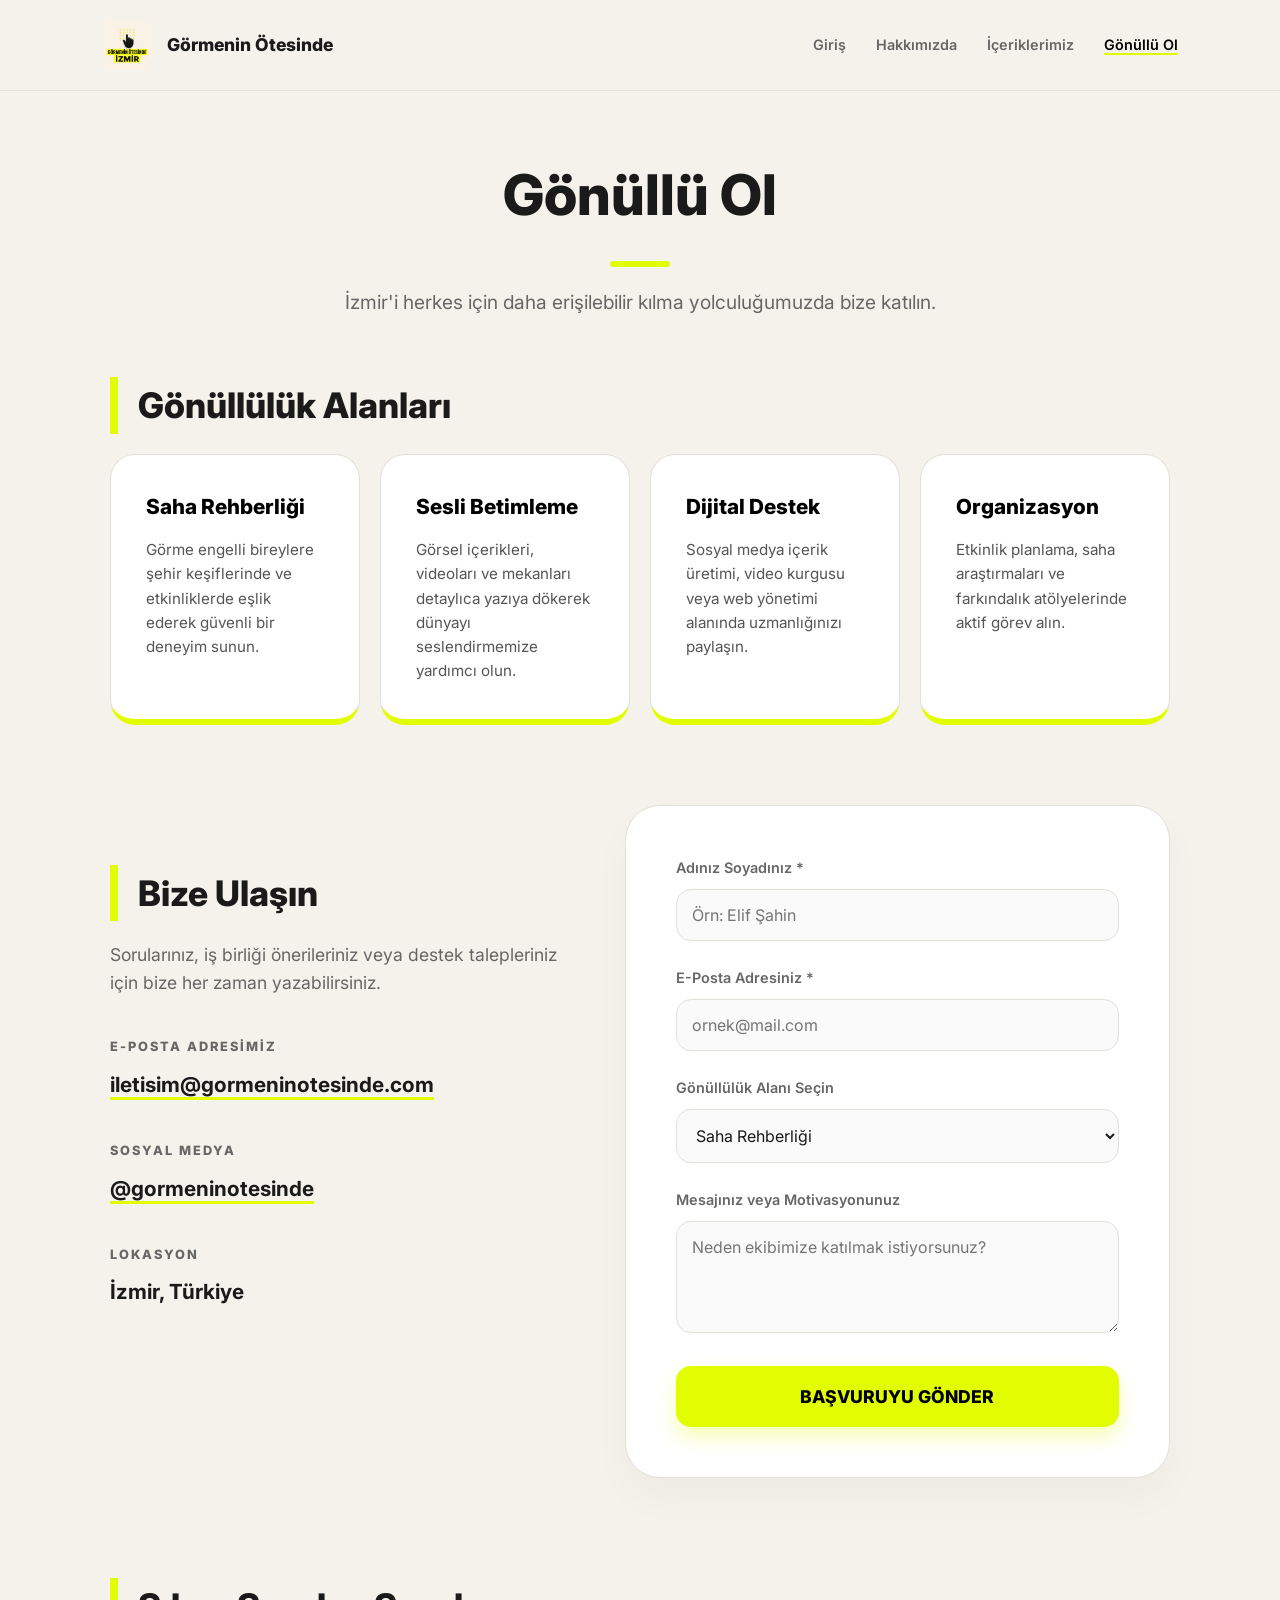
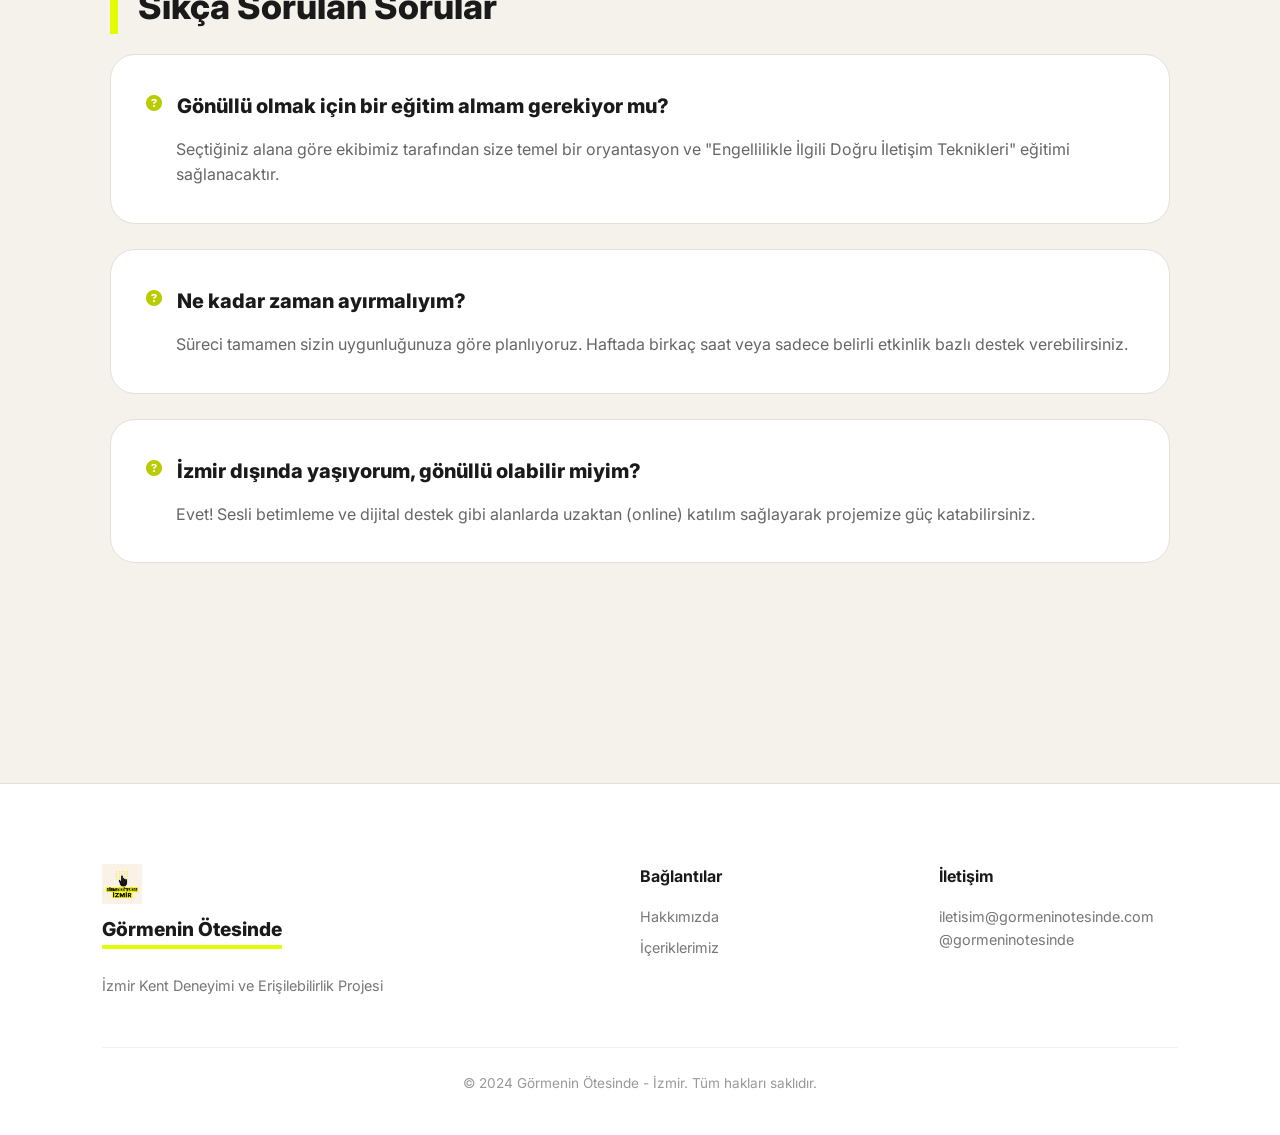
<file: iletisim.html>
<!DOCTYPE html>
<html lang="tr">
<head>
    <meta charset="UTF-8">
    <meta name="viewport" content="width=device-width, initial-scale=1.0">
    <title>Gönüllü Ol | Görmenin Ötesinde</title>
    <link rel="stylesheet" href="https://cdnjs.cloudflare.com/ajax/libs/font-awesome/6.4.0/css/all.min.css">
    <link href="https://fonts.googleapis.com/css2?family=Inter:wght@400;700;800&display=swap" rel="stylesheet">
    <style>
        /* NEON RENK PALETİ VE LOGO AYARLARI */
        :root {
            --bg-color: #f4f2eb;
            --text-color: #1a1a1a;
            --accent-color: #e3fd01; /* Neon Yeşil */
            --accent-dark: #b8cc00;
            --border-color: #e2e0d7;
            --card-bg: #ffffff;
        }

        * { margin: 0; padding: 0; box-sizing: border-box; font-family: 'Inter', sans-serif; }
        body { background-color: var(--bg-color); color: var(--text-color); line-height: 1.6; }

        /* NAVBAR */
        .navbar { 
            display: flex; justify-content: space-between; align-items: center; 
            padding: 20px 8%; background: var(--bg-color); 
            border-bottom: 1px solid var(--border-color); 
            position: sticky; top: 0; z-index: 1000; 
        }
        
        /* GÜNCELLENEN LOGO ALANI (RESİMLİ) */
        .logo-group { display: flex; align-items: center; gap: 15px; text-decoration: none; }
        .logo-group img { 
            height: 50px; /* Logonun yüksekliğini buradan ayarlayabilirsin */
            width: auto;
            border-radius: 10px; /* İstersen köşeleri hafifçe yuvarlayabilirsin */
        }
        .logo-text { color: #1a1a1a; font-weight: 800; font-size: 1.1rem; }

        .nav-links { display: flex; list-style: none; gap: 30px; }
        .nav-links a { color: #666; text-decoration: none; font-weight: 600; font-size: 0.9rem; transition: 0.3s; }
        .nav-links a:hover, .nav-links a.active { color: #000; border-bottom: 2px solid var(--accent-color); }

        .container { max-width: 1100px; margin: 0 auto; padding: 60px 20px; }
        .divider { width: 60px; height: 6px; background: var(--accent-color); margin-bottom: 30px; border-radius: 10px; }
        h1 { font-size: 3.5rem; font-weight: 800; color: #1a1a1a; }
        h2 { font-size: 2.2rem; margin: 60px 0 20px; font-weight: 800; color: #1a1a1a; border-left: 8px solid var(--accent-color); padding-left: 20px; }

        /* GÖNÜLLÜLÜK ALANLARI */
        .volunteer-intro { margin-bottom: 40px; color: #666; font-size: 1.2rem; }
        .areas-grid { display: grid; grid-template-columns: repeat(auto-fit, minmax(240px, 1fr)); gap: 20px; margin-bottom: 80px; }
        .area-card { 
            background: var(--card-bg); border: 1px solid var(--border-color); 
            padding: 35px; border-radius: 25px; transition: 0.4s; 
            border-bottom: 6px solid var(--accent-color); 
        }
        .area-card:hover { transform: translateY(-10px); box-shadow: 0 15px 30px rgba(227, 253, 1, 0.2); }
        .area-card h3 { color: #000; margin-bottom: 15px; font-size: 1.3rem; font-weight: 800; }
        .area-card p { color: #555; font-size: 0.95rem; }

        /* FORM VE İLETİŞİM */
        .main-contact-wrapper { display: grid; grid-template-columns: 1fr 1.2fr; gap: 60px; align-items: start; }
        .detail-box { margin-bottom: 40px; }
        .detail-box h4 { color: #666; text-transform: uppercase; font-size: 0.8rem; letter-spacing: 2px; margin-bottom: 10px; font-weight: 800; }
        .detail-box p { font-size: 1.3rem; font-weight: 700; color: var(--text-color); }
        .detail-box p span { border-bottom: 3px solid var(--accent-color); }

        .form-card { 
            background: var(--card-bg); border: 1px solid var(--border-color); 
            padding: 50px; border-radius: 35px; box-shadow: 0 20px 40px rgba(0,0,0,0.03); 
        }
        .input-group { margin-bottom: 25px; }
        .input-group label { display: block; margin-bottom: 10px; color: #666; font-size: 0.9rem; font-weight: 600; }
        .input-group input, .input-group textarea, .input-group select { 
            width: 100%; padding: 15px; background: #fafafa; border: 1px solid var(--border-color); 
            border-radius: 15px; color: var(--text-color); font-size: 1rem; transition: 0.3s;
        }
        .input-group input:focus, .input-group textarea:focus { border-color: var(--accent-color); outline: none; background: #fff; }
        
        .submit-btn { 
            width: 100%; padding: 20px; background: var(--accent-color); color: #000; 
            border: none; border-radius: 15px; font-weight: 800; font-size: 1.1rem; 
            cursor: pointer; transition: 0.3s; box-shadow: 0 10px 20px rgba(227, 253, 1, 0.3);
        }
        .submit-btn:hover { background: var(--accent-dark); transform: translateY(-2px); }

        /* SIKÇA SORULAN SORULAR */
        .faq-wrapper { margin-top: 100px; margin-bottom: 60px; }
        .faq-item { background: var(--card-bg); border: 1px solid var(--border-color); padding: 35px; border-radius: 25px; margin-bottom: 25px; }
        .faq-item h3 { color: #1a1a1a; font-size: 1.25rem; margin-bottom: 15px; display: flex; align-items: flex-start; gap: 15px; font-weight: 800; }
        .faq-item h3 i { margin-top: 5px; font-size: 1rem; color: var(--accent-dark); }
        .faq-item p { color: #666; padding-left: 30px; font-size: 1rem; }

        /* FOOTER */
        footer { border-top: 1px solid var(--border-color); padding: 80px 8% 40px; background: #fff; margin-top: 100px; }
        .footer-grid { display: grid; grid-template-columns: 2fr 1fr 1fr; gap: 60px; }
        
        /* FOOTER LOGO (RESİMLİ) */
        .footer-logo-group { text-decoration: none; display: inline-block; margin-bottom: 15px; }
        .footer-logo-group img { 
            height: 40px; 
            width: auto; 
            margin-bottom: 10px; 
            display: block; 
        }
        .footer-logo-text { font-weight: 800; color: #1a1a1a; font-size: 1.2rem; border-bottom: 4px solid var(--accent-color); }
        
        .copyright { text-align: center; color: #999; margin-top: 50px; padding-top: 25px; border-top: 1px solid #f0f0f0; font-size: 0.85rem; }
    </style>
</head>
<body>

    <nav class="navbar">
        <a href="index.html" class="logo-group">
            <img src="image_4.png" alt="Görmenin Ötesinde Logo">
            <div class="logo-text">Görmenin Ötesinde</div>
        </a>
        <ul class="nav-links">
            <li><a href="index.html">Giriş</a></li>
            <li><a href="hakkimizda.html">Hakkımızda</a></li>
            <li><a href="iceriklerimiz.html">İçeriklerimiz</a></li>
            <li><a href="iletisim.html" class="active">Gönüllü Ol</a></li>
        </ul>
    </nav>

    <div class="container">
        <header style="text-align: center; margin-bottom: 60px;">
            <h1>Gönüllü Ol</h1>
            <div class="divider" style="margin: 20px auto;"></div>
            <p class="volunteer-intro">İzmir'i herkes için daha erişilebilir kılma yolculuğumuzda bize katılın.</p>
        </header>

        <h2>Gönüllülük Alanları</h2>
        <div class="areas-grid">
            <div class="area-card">
                <h3>Saha Rehberliği</h3>
                <p>Görme engelli bireylere şehir keşiflerinde ve etkinliklerde eşlik ederek güvenli bir deneyim sunun.</p>
            </div>
            <div class="area-card">
                <h3>Sesli Betimleme</h3>
                <p>Görsel içerikleri, videoları ve mekanları detaylıca yazıya dökerek dünyayı seslendirmemize yardımcı olun.</p>
            </div>
            <div class="area-card">
                <h3>Dijital Destek</h3>
                <p>Sosyal medya içerik üretimi, video kurgusu veya web yönetimi alanında uzmanlığınızı paylaşın.</p>
            </div>
            <div class="area-card">
                <h3>Organizasyon</h3>
                <p>Etkinlik planlama, saha araştırmaları ve farkındalık atölyelerinde aktif görev alın.</p>
            </div>
        </div>

        <div class="main-contact-wrapper">
            <div class="contact-details">
                <h2>Bize Ulaşın</h2>
                <p style="color: #666; margin-bottom: 40px; font-size: 1.1rem;">Sorularınız, iş birliği önerileriniz veya destek talepleriniz için bize her zaman yazabilirsiniz.</p>
                
                <div class="detail-box">
                    <h4>E-Posta Adresimiz</h4>
                    <p><span>iletisim@gormeninotesinde.com</span></p>
                </div>
                <div class="detail-box">
                    <h4>Sosyal Medya</h4>
                    <p><span>@gormeninotesinde</span></p>
                </div>
                <div class="detail-box">
                    <h4>Lokasyon</h4>
                    <p>İzmir, Türkiye</p>
                </div>
            </div>

            <div class="form-card">
                <form>
                    <div class="input-group">
                        <label>Adınız Soyadınız *</label>
                        <input type="text" required placeholder="Örn: Elif Şahin">
                    </div>
                    <div class="input-group">
                        <label>E-Posta Adresiniz *</label>
                        <input type="email" required placeholder="ornek@mail.com">
                    </div>
                    <div class="input-group">
                        <label>Gönüllülük Alanı Seçin</label>
                        <select>
                            <option>Saha Rehberliği</option>
                            <option>Sesli Betimleme</option>
                            <option>Dijital Destek</option>
                            <option>Organizasyon</option>
                        </select>
                    </div>
                    <div class="input-group">
                        <label>Mesajınız veya Motivasyonunuz</label>
                        <textarea rows="4" placeholder="Neden ekibimize katılmak istiyorsunuz?"></textarea>
                    </div>
                    <button type="submit" class="submit-btn">BAŞVURUYU GÖNDER</button>
                </form>
            </div>
        </div>

        <div class="faq-wrapper">
            <h2>Sıkça Sorulan Sorular</h2>
            
            <div class="faq-item">
                <h3><i class="fas fa-question-circle"></i> Gönüllü olmak için bir eğitim almam gerekiyor mu?</h3>
                <p>Seçtiğiniz alana göre ekibimiz tarafından size temel bir oryantasyon ve "Engellilikle İlgili Doğru İletişim Teknikleri" eğitimi sağlanacaktır.</p>
            </div>
            <div class="faq-item">
                <h3><i class="fas fa-question-circle"></i> Ne kadar zaman ayırmalıyım?</h3>
                <p>Süreci tamamen sizin uygunluğunuza göre planlıyoruz. Haftada birkaç saat veya sadece belirli etkinlik bazlı destek verebilirsiniz.</p>
            </div>
            <div class="faq-item">
                <h3><i class="fas fa-question-circle"></i> İzmir dışında yaşıyorum, gönüllü olabilir miyim?</h3>
                <p>Evet! Sesli betimleme ve dijital destek gibi alanlarda uzaktan (online) katılım sağlayarak projemize güç katabilirsiniz.</p>
            </div>
        </div>
    </div>

    <footer>
        <div class="footer-grid">
            <div>
                <a href="index.html" class="footer-logo-group">
                    <img src="image_4.png" alt="Görmenin Ötesinde Logo">
                    <div class="footer-logo-text">Görmenin Ötesinde</div>
                </a>
                <p style="color: #777; margin-top: 10px; font-size: 0.9rem;">İzmir Kent Deneyimi ve Erişilebilirlik Projesi</p>
            </div>
            <div>
                <strong style="display: block; margin-bottom: 15px;">Bağlantılar</strong>
                <p style="font-size: 0.9rem; color: #777;">
                    <a href="hakkimizda.html" style="text-decoration:none; color:inherit;">Hakkımızda</a><br>
                    <a href="iceriklerimiz.html" style="text-decoration:none; color:inherit; margin-top: 8px; display: inline-block;">İçeriklerimiz</a>
                </p>
            </div>
            <div>
                <strong style="display: block; margin-bottom: 15px;">İletişim</strong>
                <p style="font-size: 0.9rem; color: #777;">iletisim@gormeninotesinde.com<br>@gormeninotesinde</p>
            </div>
        </div>
        <div class="copyright">
            © 2024 Görmenin Ötesinde - İzmir. Tüm hakları saklıdır.
        </div>
    </footer>

</body>
</html>
</file>
